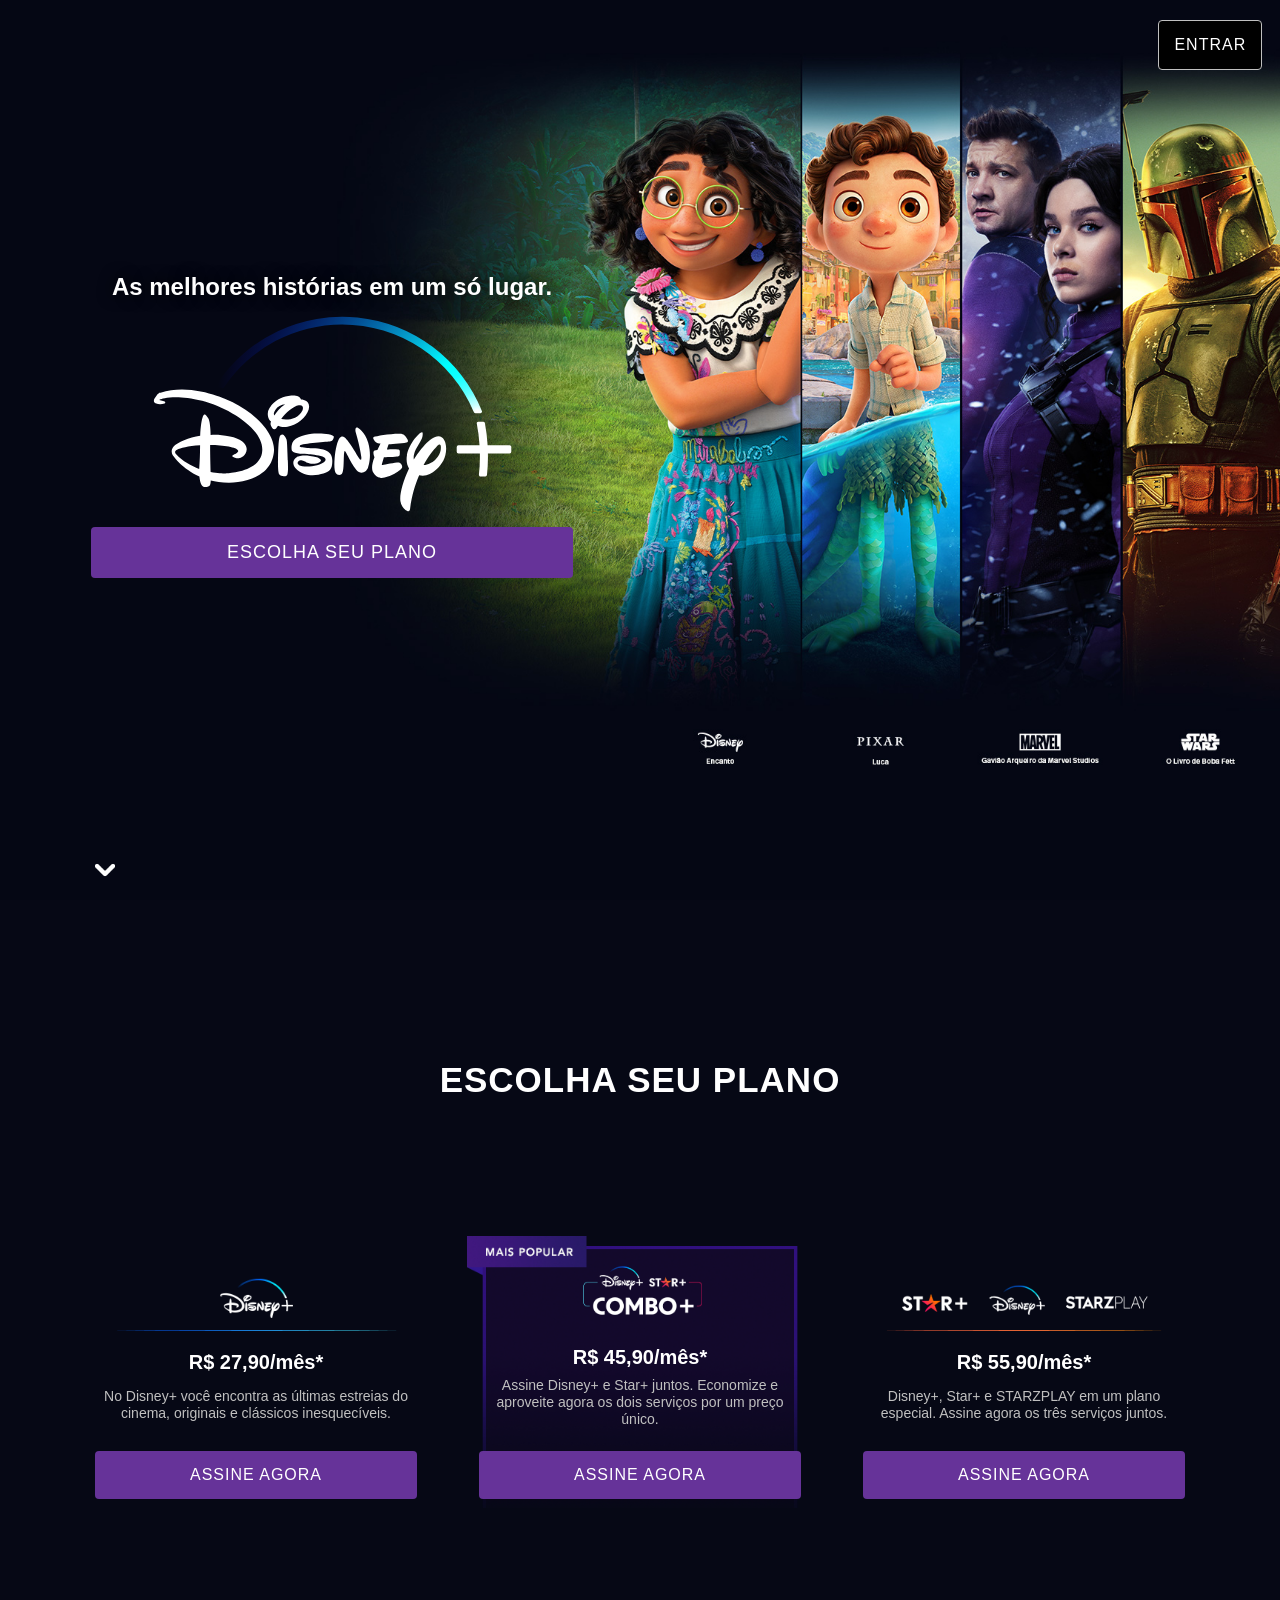
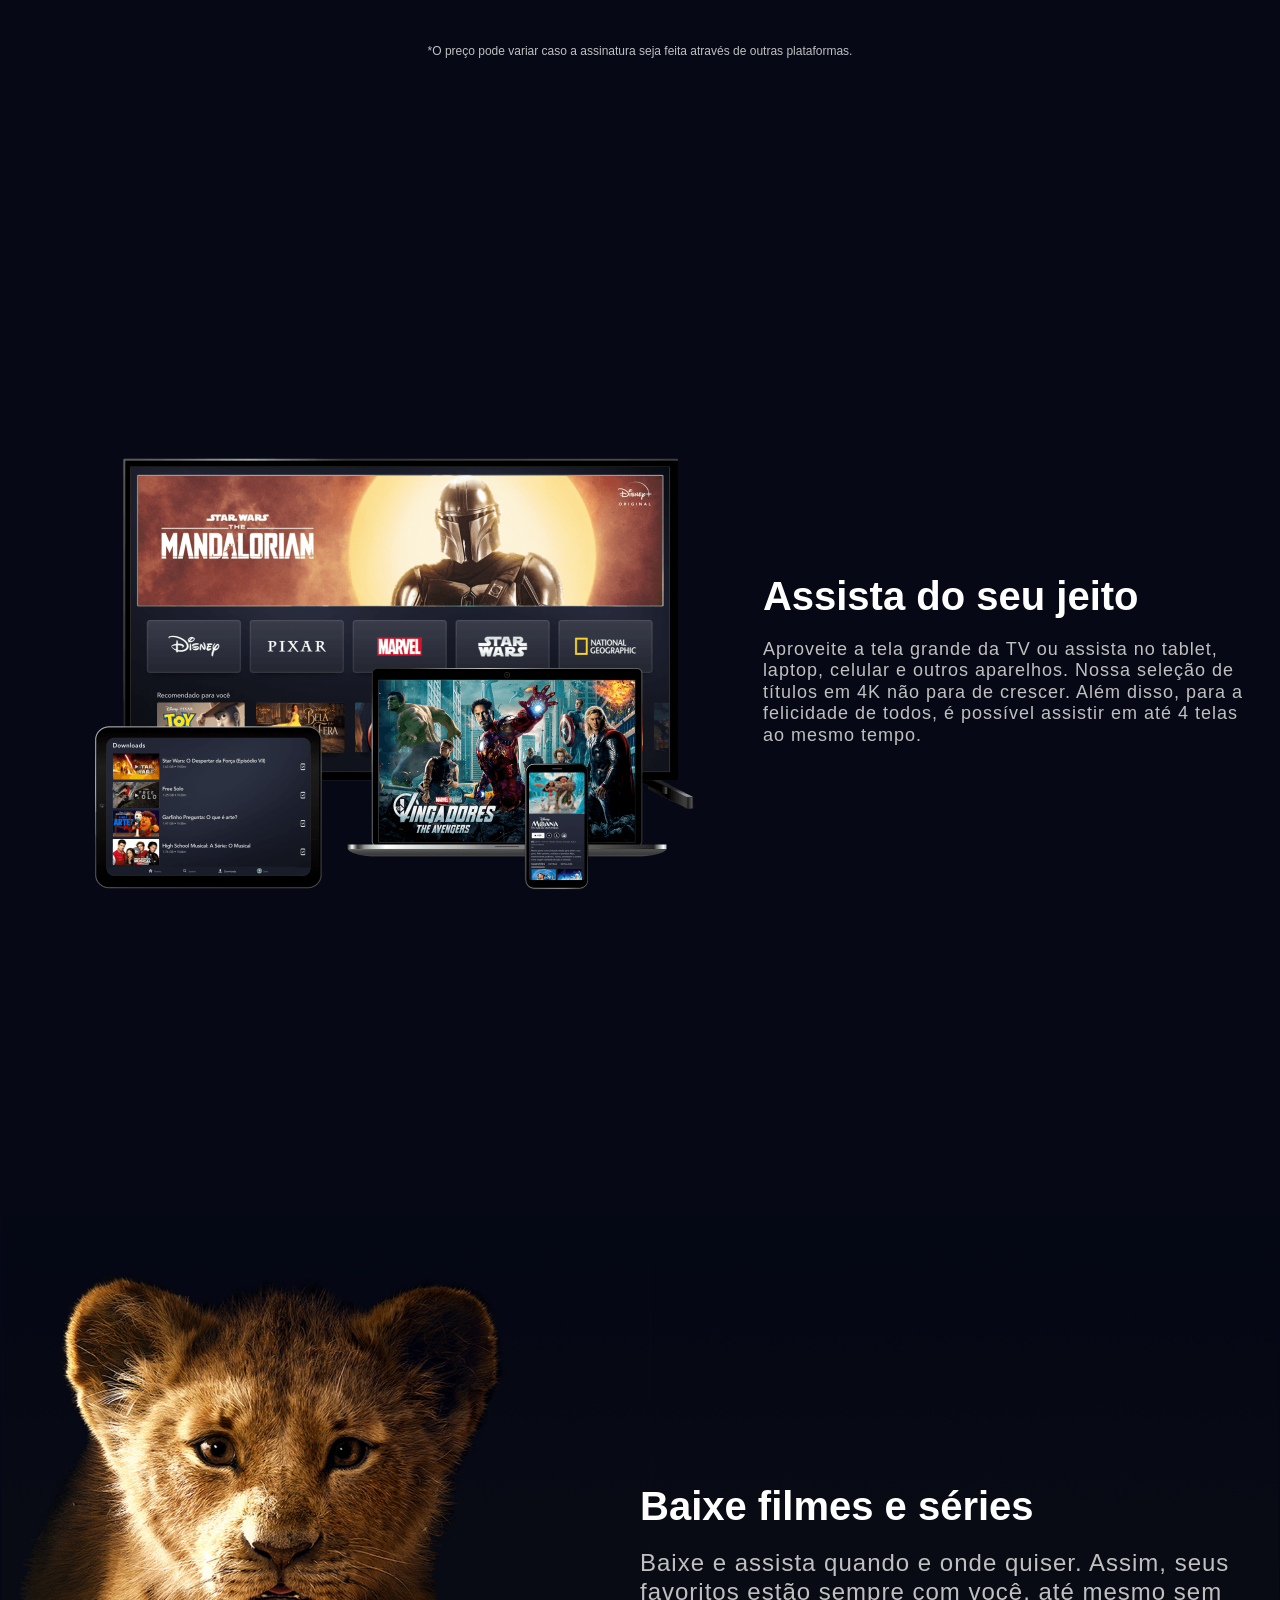
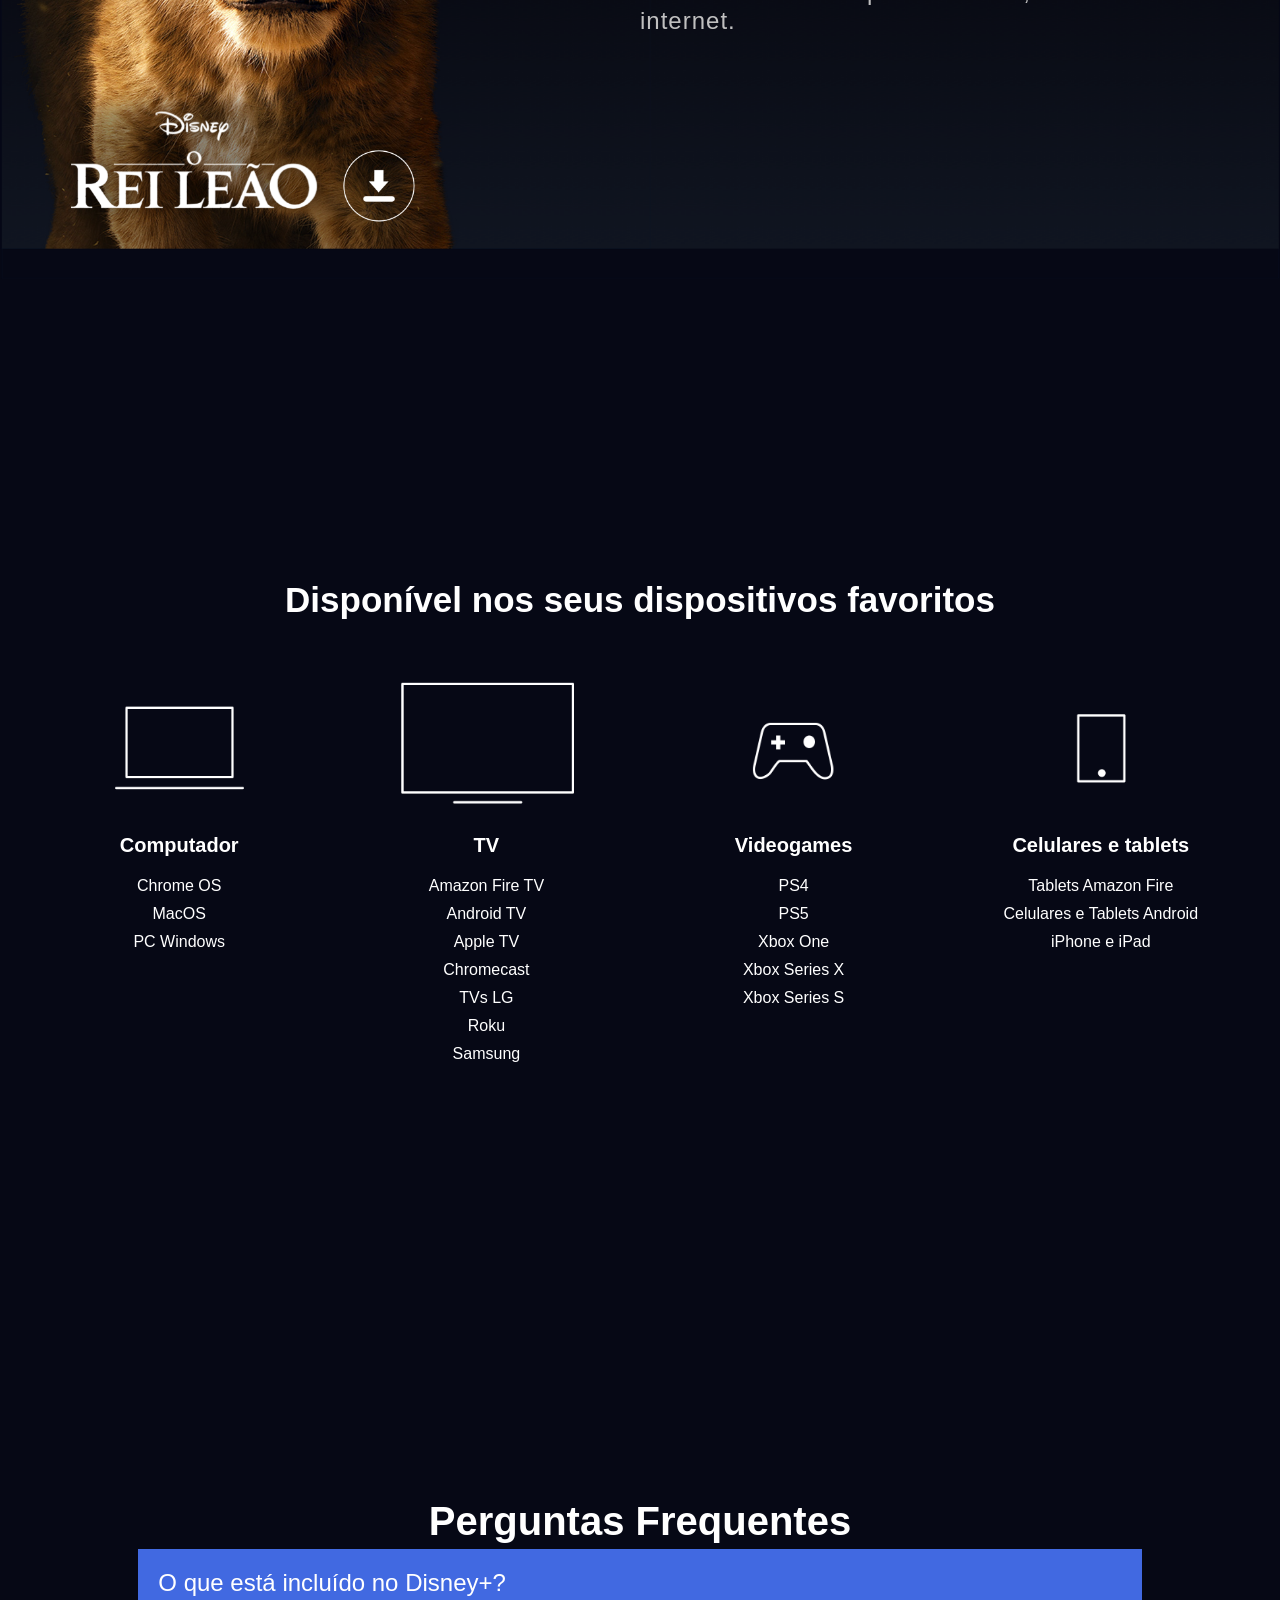
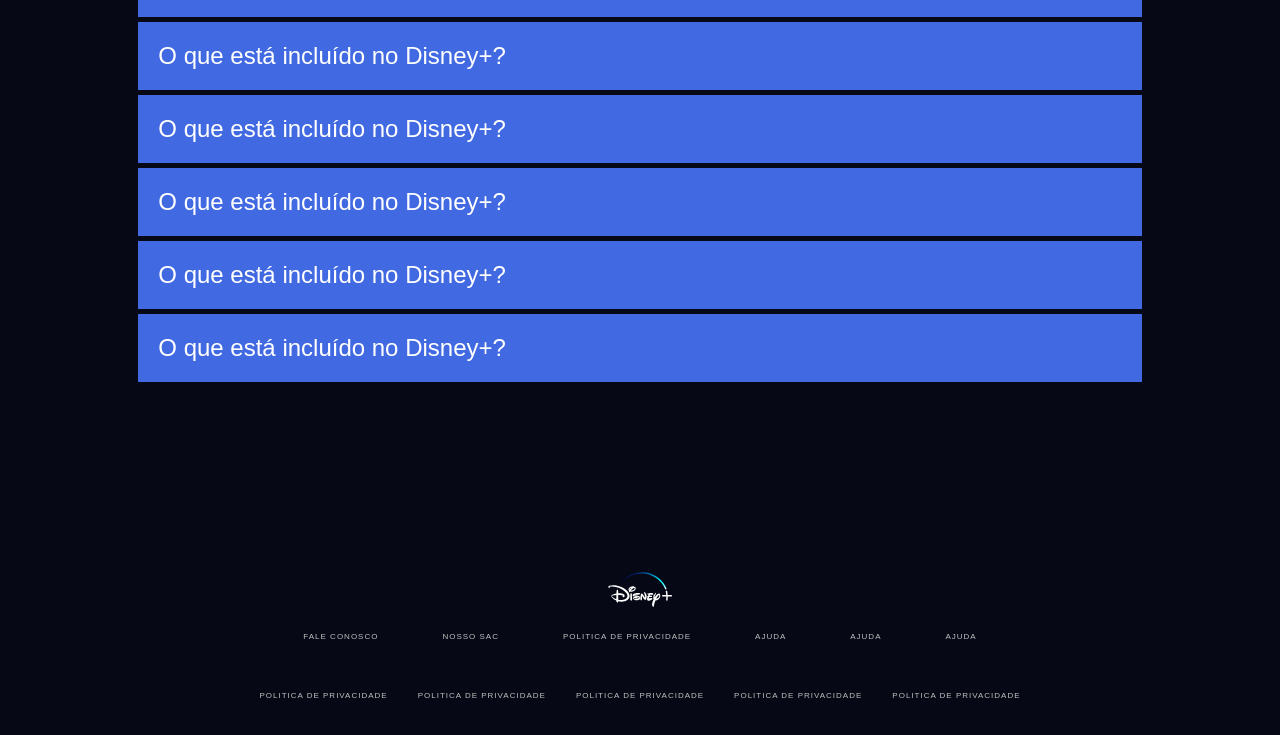
<file: DisneyPlusClone_OnlyForStudy-new/DisneyPlusClone_OnlyForStudy-new/index.html>
﻿<!DOCTYPE html5>
<html lang="pt-BR">
<head>
    <meta charset="UTF-8">
    <meta http-equiv="X-UA-Compatible" content="IE=edge">
    <meta name="viewport" content="width=device-width, initial-scale=1.0">
    <title>Disney Plus - For Study
    </title>
    <link rel="stylesheet" href="min1280.css" media="(min-width: 1280px)">
    <link rel="stylesheet" href="max1279.css" media="(min-width:720px) and (max-width: 1279px)">
    <link rel="stylesheet" href="max576.css" media="(max-width: 575px)">
    <link rel="stylesheet" href="max719.css" media="(min-width:576px) and (max-width: 719px)">
<link rel="shortcut icon" href="assets/icon.ico" type="image/x-icon">
<link rel="stylesheet" href="main.css">
</head>
<body>
    <header>
        <nav id="tooglerbg">
            <div class="container">
                <div class="logonv" id="tooglerlg">
                    <img src="assets/disney_logo.svg" title="LOGO">
                </div>
                <div class="buttonsnv">
                    <a href="#" id="tooglerbt">ASSINE AGORA</a>
                    <a href="#">ENTRAR</a>
                </div>
            </div>
        </nav>
    </header>
    <main>
        <section class="sec0">
            <div class="textsc0">
                <h6>As melhores histórias em um só lugar.
                </h6>
                <img src="assets/disney_logo.svg" title="LOGO">
                <a href="#" class="purple">ESCOLHA SEU PLANO</a>
            </div>
            <div class="arrowhint">
            <a href="#sec1">
                <img src="assets/arrow.png">
            </a></div>
        </section>

        <section class="sec1" id="sec1">
            <div class="containersc1">
            <h2>ESCOLHA SEU PLANO</h2>
            <div class="flexsc1">
                <div class="itemsc1">
                    <img src="assets/disney.png">
                    <p>R$ 27,90/mês*
                    </p>
                    <span>No Disney+ você encontra as últimas estreias do cinema, originais e clássicos inesquecíveis.
                    </span>
                    <a href="#" class="purple">ASSINE AGORA</a>
                </div>
                <div class="itemsc1">
                    <img src="assets/disney combo.png">
                    <p>R$ 45,90/mês*
                    </p>
                    <span>Assine Disney+ e Star+ juntos. Economize e aproveite agora os dois serviços por um preço único.
                    </span>
                    <a href="#" class="purple">ASSINE AGORA</a>
                </div>
                <div class="itemsc1">
                    <img src="assets/disney combo_2.png">
                    <p>R$ 55,90/mês*
                    </p>
                    <span>Disney+, Star+ e STARZPLAY em um plano especial. Assine agora os três serviços juntos.
                    </span>
                    <a href="#" class="purple">ASSINE AGORA</a>
                </div>
            </div>
            <span>*O preço pode variar caso a assinatura seja feita através de outras plataformas.            </span></div>
        </section>
        <section class="sec2">
            <div class="textcontent">
                <img src="assets/devices.png">
                <div class="textcontenttext">
                    <h6>Assista do seu jeito
                    </h6>
                    <span>
                        Aproveite a tela grande da TV ou assista no tablet, laptop, celular e outros aparelhos. Nossa seleção de títulos em 4K não para de crescer. Além disso, para a felicidade de todos, é possível assistir em até 4 telas ao mesmo tempo.
                    </span>
                </div>
            </div>
        </section>
        
        <section class="sec3">
            <div class="textcontent">
                <div class="full"></div>
                <div class="textcontenttext">
                    <h6>Baixe filmes e séries
                    </h6>
                    <span>
                        Baixe e assista quando e onde quiser. Assim, seus favoritos estão sempre com você, até mesmo sem internet.
                    </span>
                </div>
            </div>
        </section>
        <section class="sec4">
            <h5>Disponível nos seus dispositivos favoritos
            </h5>
            <div class="gridsc4">
                <div class="itensc4">
                    <img src="assets/pc icon.png">
                <p class="headersc4">Computador</p>
                <p>Chrome OS</p>
                <p>MacOS</p>
                <p>PC Windows</p></div>


<div class="itensc4">
    <img src="assets/tv icon.png">
    <p class="headersc4">TV</p>
<p>Amazon Fire TV</p>
<p>Android TV</p>
<p>Apple TV</p>
<p>Chromecast</p>
<p>TVs LG</p>
<p>Roku</p>
<p>Samsung</p></div>


<div class="itensc4">
    <img src="assets/game icon.png">
    <p class="headersc4">Videogames</p>
    <p>PS4</p>
    <p>PS5</p>
    <p>Xbox One</p>
    <p>Xbox Series X</p>
    <p>Xbox Series S</p></div>


<div class="itensc4">
    <img src="assets/celular icon.png">
<p class="headersc4">Celulares e tablets</p>
<p>Tablets Amazon Fire</p>
<p>Celulares e Tablets Android</p>
<p>iPhone e iPad</p></div>
            </div>
        </section>
        <section class="sec5">
                <div class="faq">
                    <h5>Perguntas Frequentes
                    </h5>
                    <div class="itenfaq">
                        <button class="clickedOff"><p>O que está incluído no Disney+?</p> <div class="clickfaq">
                            <div class="lines">
                                <div class="line1"></div>
                                <div class="line2">
                                    
                                </div>
                            </div>

                        </div></button>
                        <div class="hidderfaq">
                            Lorem ipsum dolor, sit amet consectetur adipisicing elit. Nisi, quam quos ut totam assumenda quis nemo, aliquid, qui saepe magnam labore non! Rem repellat quam quis soluta necessitatibus aliquam amet!
                        </div>
                    </div>
                    <div class="itenfaq">
                        <button 
                        class="clickedOff"><p>O que está incluído no Disney+?</p> <div class="clickfaq">
                            <div class="lines">
                                <div class="line1"></div>
                                <div class="line2">
                                    
                                </div>
                            </div>

                        </div></button>
                        <div class="hidderfaq">
                            Lorem ipsum dolor, sit amet consectetur adipisicing elit. Nisi, quam quos ut totam assumenda quis nemo, aliquid, qui saepe magnam labore non! Rem repellat quam quis soluta necessitatibus aliquam amet!
                        </div>
                    </div>
                    <div class="itenfaq">
                        <button 
                         class="clickedOff"><p>O que está incluído no Disney+?</p> <div class="clickfaq">
                            <div class="lines">
                                <div class="line1"></div>
                                <div class="line2">
                                    
                                </div>
                            </div>

                        </div></button>
                        <div class="hidderfaq">
                            Lorem ipsum dolor, sit amet consectetur adipisicing elit. Nisi, quam quos ut totam assumenda quis nemo, aliquid, qui saepe magnam labore non! Rem repellat quam quis soluta necessitatibus aliquam amet!
                            Lorem ipsum dolor, sit amet consectetur adipisicing elit. Nisi, quam quos ut totam assumenda quis nemo, aliquid, qui saepe magnam labore non! Rem repellat quam quis soluta necessitatibus aliquam amet!
                        </div>
                    </div>
                    <div class="itenfaq">
                        <button 
                         class="clickedOff"><p>O que está incluído no Disney+?</p> <div class="clickfaq">
                            <div class="lines">
                                <div class="line1"></div>
                                <div class="line2">
                                    
                                </div>
                            </div>

                        </div></button>
                        <div class="hidderfaq">
                            Lorem ipsum dolor, sit amet consectetur adipisicing elit. Nisi, quam quos ut totam assumenda quis nemo, aliquid, qui saepe magnam labore non! Rem repellat quam quis soluta necessitatibus aliquam amet!
                        </div>
                    </div>
                    <div class="itenfaq">
                        <button 
                         class="clickedOff"><p>O que está incluído no Disney+?</p> <div class="clickfaq">
                            <div class="lines">
                                <div class="line1"></div>
                                <div class="line2">
                                    
                                </div>
                            </div>

                        </div></button>
                        <div class="hidderfaq">
                            Lorem ipsum dolor, sit amet consectetur adipisicing elit. Nisi, quam quos ut totam assumenda quis nemo, aliquid, qui saepe magnam labore non! Rem repellat quam quis soluta necessitatibus aliquam amet!
                            Lorem ipsum dolor, sit amet consectetur adipisicing elit. Nisi, quam quos ut totam assumenda quis nemo, aliquid, qui saepe magnam labore non! Rem repellat quam quis soluta necessitatibus aliquam amet!
                        </div>
                    </div>
                    <div class="itenfaq">
                        <button 
                         class="clickedOff"><p>O que está incluído no Disney+?</p> <div class="clickfaq">
                            <div class="lines">
                                <div class="line1"></div>
                                <div class="line2">
                                    
                                </div>
                            </div>

                        </div></button>
                        <div class="hidderfaq">
                            Lorem ipsum dolor, sit amet consectetur adipisicing elit. Nisi, quam quos ut totam assumenda quis nemo, aliquid, qui saepe magnam labore non! Rem repellat quam quis soluta necessitatibus aliquam amet!
                            Lorem ipsum dolor, sit amet consectetur adipisicing elit. Nisi, quam quos ut totam assumenda quis nemo, aliquid, qui saepe magnam labore non! Rem repellat quam quis soluta necessitatibus aliquam amet!
                        </div>
                    </div>
                </div>
        </section>
    </main>
    <footer>
        <div class="logofooter">
            <img src="assets/disney_logo.svg">
        </div>
        <div class="listfooter">
            <a href="#">FALE CONOSCO</a>
            <a href="#">NOSSO SAC</a>
            <a href="#">POLITICA DE PRIVACIDADE</a>
            <a href="#">AJUDA</a>
            <a href="#">AJUDA</a>
            <a href="#">AJUDA</a>
        </div>
        <div class="listfooter">
            <a href="#">POLITICA DE PRIVACIDADE</a>
            <a href="#">POLITICA DE PRIVACIDADE</a>
            <a href="#">POLITICA DE PRIVACIDADE</a>
            <a href="#">POLITICA DE PRIVACIDADE</a>
            <a href="#">POLITICA DE PRIVACIDADE</a>
        </div>

    </footer>
    <script src="app.js"></script>
</body>
</html>
</file>
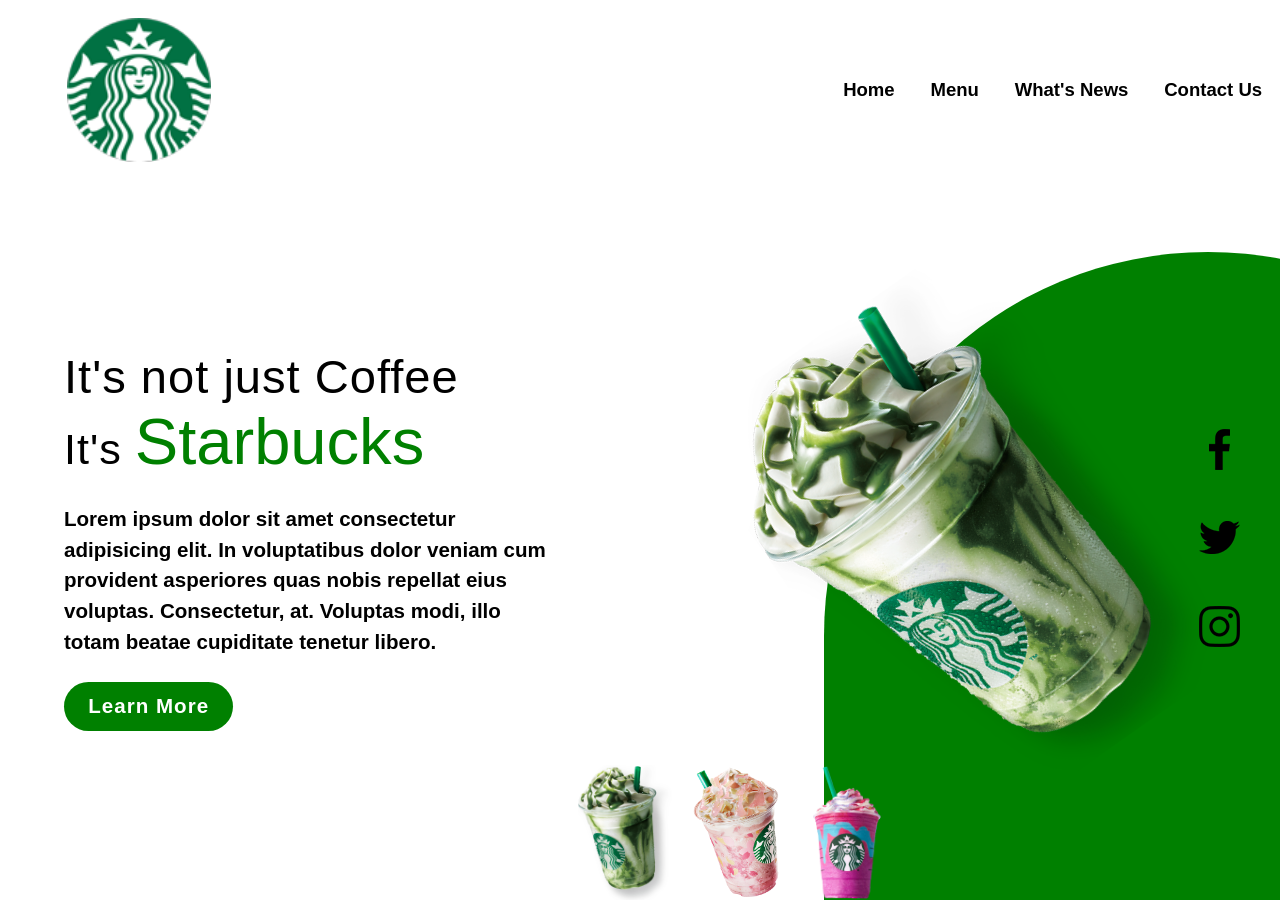
<file: Landing-Page-Clone-StartBucks-main/Landing-Page-Clone-StartBucks-main/index.html>
<!DOCTYPE html>
<html lang="pt-BR">
    <head>
        <meta charset="utf-8">
        <meta http-equiv="X-UA-Compatible" content="IE=edge">
        <title>Starbucks - O melhor do melhor</title>
        <meta name="viewport" content="width=device-width, initial-scale=1">
        <link rel="stylesheet" href="main.css">
        <link rel="shortcut icon" href="assets/logo.png" type="image/x-icon">
    </head>
    <body>
        <header>
            <nav>
                <div class="logonv">
                    <img src="assets/logo.png">
                </div>
                <div class="linksnv">
                    <a href="#"><span>Home</span></a>
                    <a href="#"><span>Menu</span></a>
                    <a href="#"><span>What's News</span></a>
                    <a href="#"><span>Contact Us</span></a>
                </div>
            </nav>
        </header>

        <main>
            <div class="textmn">
                <div class="maintext">
            <h1>It's not just Coffee</h1>
            <h2>It's <span>Starbucks</span></h2></div>
        <p>Lorem ipsum dolor sit amet consectetur adipisicing elit. In voluptatibus dolor veniam cum provident asperiores quas nobis repellat eius voluptas. Consectetur, at. Voluptas modi, illo totam beatae cupiditate tenetur libero.</p>
    <a href="#">Learn More</a></div>

    <div class="itens">
        <img src="assets/img1.png">
        <img src="assets/img2.png">
        <img src="assets/img3.png">
    </div>

    <div class="brand">
        <img src="assets/img1.png">
        <div class="social">
            <a href="#"><img src="assets/facebook.png"></a>
            <a href="#"><img src="assets/twitter.png"></a>
            <a href="#"><img src="assets/instagram.png"></a>
        </div>
        <div class="circlebd"></div>
    </div>
        </main>
        <footer></footer>
    </body>
</html>
</file>
<file: DisneyPlusClone_OnlyForStudy-new/DisneyPlusClone_OnlyForStudy-new/min1280.css>
a{
  padding: 15px;
  border-radius: 4px;
  color: white;
  text-decoration: none;
  letter-spacing: 1px;
  text-align: center;
  transition: filter .5s ease-out, color .5s ease-out, background .5s ease-out, border .5s ease-out;
}
header{
    position: fixed;
    height: fit-content;
    width: 100%;
    z-index: 99;
    top: 0;
}
nav{
    height: 10vh;
    width: 100%;
    background: black;
}
nav .container{
    align-items: center;
    justify-content: space-between;
}
nav a{
    margin: 0 5px;
}
nav a:nth-child(1){
    padding: 15px 12px;
    background: royalblue;
}
nav a:nth-child(1):hover{
    background: darkblue;
    color: white;
}
nav a:nth-child(2){
    padding: 15px;
    border: 1px solid silver;
    background: black;
}
nav a:nth-child(2):hover{
    color: black;
    border: 1px solid white;
    background: white;
}
.purple{
    background: rebeccapurple;
    color: white;
}
.purple:hover{
    border: 1px solid black;
    background: purple;
}
.buttonsnv{
    width: 90%;
    height: 80%;
    display: flex;
    align-items: center;
    justify-content: flex-end;
}
.logonv{
    width: 100px;
    display: flex;
    justify-content: center;
    height: 80%;
}

.sec0{
    height: 100vh;
    overflow: hidden;
    padding: 0 80px;
    display: grid;
    grid-template-rows: 1.5fr 1.4fr 1fr 50px;
    width: 100%;
    background: url("assets/background\ pc.jpg");
    background-position: top;
    background-size: cover;
}
.textsc0{
    grid-row: 2/2;
    width: 45%;
    height: 100%;
    margin-bottom: 10vh;
    display: flex;
    flex-direction: column;
    align-items: center;
    padding: 0 1%;
}
.textsc0 h6{
    text-align: center;
    white-space: nowrap;
    font-size: 24px;
    text-shadow: 0 0 16px black;
    color: white;
}
.textsc0 img{
    margin: 15px 0;
    width: calc(350px + 1vh);
}
.textsc0 a{
    font-size: 18px;
    display: block;
    width: 100%;
}
.arrowhint{
    cursor: pointer;
    grid-row: 4/4;
    height: 20px;
    width: 100%;
    margin-top: auto;
    margin-bottom: 20px;
    animation: hint 1s alternate infinite;
    -webkit-animation: hint 1s alternate infinite;
}
@keyframes hint {
    20%{
        transform: translateY(0px);
        -webkit-transform: translateY(0px);
        -moz-transform: translateY(0px);
        -ms-transform: translateY(0px);
        -o-transform: translateY(0px);
}
    40%{
        transform: translateY(-10px);
        -webkit-transform: translateY(-10px);
        -moz-transform: translateY(-10px);
        -ms-transform: translateY(-10px);
        -o-transform: translateY(-10px);
}
    60%{
        transform: translateY(0px);
        -webkit-transform: translateY(0px);
        -moz-transform: translateY(0px);
        -ms-transform: translateY(0px);
        -o-transform: translateY(0px);
}
    80%{
        transform: translateY(10px);
        -webkit-transform: translateY(10px);
        -moz-transform: translateY(10px);
        -ms-transform: translateY(10px);
        -o-transform: translateY(10px);
}
}
.arrowhint img{
    height: 20px;
    transform: rotate(180deg);
    width: auto;
    -webkit-transform: rotate(180deg);
    -moz-transform: rotate(180deg);
    -ms-transform: rotate(180deg);
    -o-transform: rotate(180deg);
}

.sec1{
    padding: 5vh 5%;
    width: 100%;
    height: 100vh;
}
.containersc1{
    margin: 10% 0%;
    width: 100%;
    display: flex;
    align-items: center;
    justify-self: center;
    flex-direction: column;
    height: 80%;
}

.containersc1 h2{
    height: fit-content;
    font-size: 35px;
    letter-spacing: 1px;
    color: white;
    width: 100%;
    text-align: center;
}
.flexsc1{
    display: flex;
    width: 100%;
    margin: 5vh 0;
    height: 70%;
    align-items: baseline;
    justify-content: space-around;
}
.itemsc1{
    padding: 1vh 1%;
    width: 30%;
    display: flex;
    flex-direction: column;
    align-items: stretch;
    justify-content: space-between;
    min-height: 60%;
    height: fit-content;
    margin: auto;
}
.itemsc1 p{
    font-weight: bold;
    font-size: 20px;
    margin: 5px 0;
    text-align: center;
    color: white;
} .itemsc1 span{
    color: silver;
    font-weight: 500;
    padding: 0 2%;
    margin-bottom: 20px;
    font-size: 14px;
    text-align: center;
    line-height: 120%;
}
.containersc1>span{
    text-align: center;
    color: silver;
    font-size: 12px;
}
.flexsc1 .itemsc1:nth-child(2){
    background: url("assets/mold.png");
    background-size: 100%;
    background-repeat: no-repeat;
    background-position: top;
}

.sec2{
    width: 100%;
    height: 100vh;
}
.textcontent{
    position: relative;
    width: 100%;
    height: 100%;
    display: flex;
    justify-content: space-around;
    align-items: center;
    padding: 0 2%;
}
.textcontent img{
    width: 600px;
    margin: auto;
    height: auto;
}
.textcontent .full{
    position: absolute;
    z-index: -1;
    left: 0;
    top: 0;
    background: url("assets/lionKing.png") center;
    background-repeat: no-repeat;
    background-size: 100%;
    width: 100%;
    height: 100%;
}
.textcontent>.full + .textcontenttext{
    width: 100%;
    align-items: flex-start;
    padding: 0 0 0 50%;
    height: 100%;
    justify-content: center;
}
.textcontent>.full + .textcontenttext span{
    font-size: 24px;
}

.textcontenttext{
    width: 40%;
    height: 100%;
    display: flex;
    flex-direction: column;
    justify-content: center;
    height: fit-content;
}

.textcontenttext h6{
    color: white;
    font-size: 40px;
    margin: 20px 0;
}

.textcontenttext span{
    line-height: 120%;
    font-size: 18px;
    color: silver;
    letter-spacing: 1px;
}

.sec3{
    height: 100vh;
    width: 100%;
}

.sec4{
    width: 100%;
    padding: 20vh 2%;
    display: flex;
    flex-direction: column;
    justify-content: center;
    min-height: 90vh;
    height: fit-content;
}

.sec4 h5{
    text-align: center;
    color: white;
    text-align: center;
    font-size: 35px;
}
.gridsc4{
    margin: 5vh 0;
    display: grid;
    grid-template-columns: 1fr 1fr 1fr 1fr;
    height: 80%;
    width: 100%;
}
.itensc4{
    display: flex;
    flex-direction: column;
    height: fit-content;
}
.itensc4 .headersc4{
    font-size: 20px;
    font-weight: bolder;
    margin: 15px 0;
}

.itensc4 p{
    font-size: 16px;
    color: white;
    text-align: center;
    margin: 5px 0;
}
.clickfaq{
    height: 100%;
}
.faq{
    width: 80%;
    margin: auto;
    height: 80%;
    height: fit-content;
}
.faq h5{
    color: white;
    text-align: center;
    font-size: 40px;
}
.itenfaq{
    margin: 5px 0;
    width: 100%;
    display: flex;
    flex-direction: column;
    height: fit-content;
}

.itenfaq button{
    cursor: pointer;
    border: 0;
    outline: 0;
    color: white;
    background: royalblue;
    width: 100%;
    padding: 20px 2%;
    font-size: 24px;
    align-items: center;
    position: relative;
    display: block;
    display: flex;
    justify-content: space-between;
}
.sec5{
    width: 100%;
    min-height: 100vh;
    display: flex;
    flex-direction: column;
    justify-content: center;
    padding: 10vh 1%;
    height: fit-content;
}

.hidderfaq{
    padding: 20px;
    display: none;
    margin: 0;
    color: white;
    background: royalblue;
    width: 100%;
}
.Clicked + .hidderfaq{
    display: block;
    margin: 2px 0 3px 0;
}

footer{
    height: 8vh;
    padding: 1vh 2%;
    display: grid;
    width: 100%;
    place-content: center;
    grid-template-columns: 1fr;
    grid-template-rows: 0.2fr 1fr 1fr;
}
.logofooter{
    width: 100%;
    display: flex;
    margin: 20px 0;
    justify-content: center;
    height: 100%;
}

.logofooter img{
    width: calc(60px + 0.4vh);
    max-width: 100%;
}
.listfooter{
    display: flex;
    height: 100%;
    justify-content: center;
    width: 60%;
    margin: 10px auto;
}
.listfooter a{
    white-space: nowrap;
    font-size: 8px;
    margin: 0 auto;
    color: silver;
}

.listfooter a:hover{
    color: white;
}
.textcontenttextmbl{
    display: none;
}
</file>
<file: DisneyPlusClone_OnlyForStudy-new/DisneyPlusClone_OnlyForStudy-new/max1279.css>
a{
    padding: 10px;
    border-radius: 4px;
    color: white;
    text-decoration: none;
    letter-spacing: 1px;
    text-align: center;
    transition: filter .5s ease-out, color .5s ease-out, background .5s ease-out, border .5s ease-out;
  }
  nav{
      padding: 2vh 0;
      position: fixed;
    width: 100%;
    z-index: 99;
    top: 0;
      height: 10vh;
      background: black;
  }
  nav .container{
    width: 95%;
    height: 120%;
    margin: 0 auto;
      align-items: center;
      justify-content: space-between;
  }
  nav a{
      margin: 0 5px;
  }
  nav a:nth-child(1){
      padding: 8px 6px;
      background: royalblue;
  }
  nav a:nth-child(1):hover{
      background: darkblue;
      color: white;
  }
  nav a:nth-child(2){
      padding: 8px 6px;
      border: 1px solid silver;
      background: black;
  }
  nav a:nth-child(2):hover{
      color: black;
      border: 1px solid white;
      background: white;
  }
  .purple{
      background: rebeccapurple;
      color: white;
  }
  .purple:hover{
      border: 1px solid black;
      background: purple;
  }
  .buttonsnv{
      width: 100%;
      height: 80%;
      display: flex;
      align-items: center;
      justify-content: flex-end;
  }
  .logonv{
      width: 80px;
      display: flex;
      justify-content: center;
      height: 80%;
  }
  .sec0{
      height: 100vh;
      overflow: hidden;
      display: grid;
      grid-template-rows: 1.5fr 1.4fr 1fr 50px;
      width: 100%;
      background: url("assets/background\ pc.jpg");
      background-position: top;
      background-size: cover;
  }
  .textsc0{
    margin-left: 80px;
      grid-row: 2/2;
      width: 45%;
      height: 100%;
      margin-bottom: 10vh;
      display: flex;
      flex-direction: column;
      align-items: center;
  }
  .textsc0 h6{
      text-align: center;
      font-size: 24px;
      text-shadow: 0 0 16px black;
      color: white;
  }
  .textsc0 img{
      margin: 15px 0;
      width: calc(250px + 1vh);
  }
  .textsc0 a{
      font-size: 14px;
      display: block;
      width: 100%;
  }
  .arrowhint{
    margin-left: 80px;
      cursor: pointer;
      grid-row: 4/4;
      height: 20px;
      width: 100%;
      margin-top: auto;
      margin-bottom: 20px;
      animation: hint 1s alternate infinite;
  }
  @keyframes hint {
      20%{
          transform: translateY(0px);
      }
      40%{
          transform: translateY(-10px);
      }
      60%{
          transform: translateY(0px);
      }
      80%{
          transform: translateY(10px);
      }
  }
  .arrowhint img{
      height: 15px;
      transform: rotate(180deg);
      width: auto;
  }
  
  .sec1{
      padding: 5vh 2%;
      width: 100%;
      height: 100vh;
  }
  .containersc1{
      margin: 10% 0%;
      width: 100%;
      display: flex;
      align-items: center;
      justify-self: center;
      flex-direction: column;
      height: 80%;
  }
  
  .containersc1 h2{
      height: fit-content;
      font-size: 30px;
      letter-spacing: 1px;
      color: white;
      width: 100%;
      text-align: center;
  }
  .flexsc1{
      display: flex;
      width: 100%;
      margin: 5vh 0;
      height: 70%;
      align-items: baseline;
      justify-content: space-around;
  }
  .itemsc1{
      padding: 1vh 1%;
      width: 30%;
      display: flex;
      flex-direction: column;
      align-items:stretch;
      justify-content: space-between;
      min-height: 50%;
      height: fit-content;
      margin: auto;
  }
  .itemsc1 p{
      font-weight: bold;
      font-size: 16px;
      margin: 5px 0;
      text-align: center;
      color: white;
  } .itemsc1 span{
      color: silver;
      font-weight: 500;
      padding: 0 2%;
      margin-bottom: 20px;
      font-size: 10px;
      text-align: center;
      line-height: 120%;
  }
  .containersc1>span{
      text-align: center;
      color: silver;
      font-size: 10px;
  }
  .flexsc1 .itemsc1:nth-child(2){
      background: url("assets/mold.png");
      background-size: 100%;
      background-repeat: no-repeat;
      background-position: top;
  }
  
  .sec2{
      width: 100%;
      height: 120vh;
  }
  .textcontent{
      position: relative;
      width: 100%;
      height: 100%;
      display: grid;
      grid-template-rows: 0.6fr 1fr;
      justify-content: center;
      padding: 0 2%;
  }
  .textcontent img{
      width: 400px;
      margin: auto;
      height: auto;
  }
  .textcontent .full{
      position: absolute;
      z-index: -1;
      left: 0;
      top: 0;
      background: url("assets/lionKing.png") center;
      background-repeat: no-repeat;
      background-size: 100%;
      width: 100%;
      height: 100%;
  }
  .textcontent>.full + .textcontenttext{
      width: 100%;
      height: 100%;
      padding: 0 10% 0 50%;
      position: absolute;
      top: 0%;
  }
  .textcontent>.full + .textcontenttext span{
      font-size: 16px;
  }
  
  .textcontenttext{
      width: 80%;
      margin: 0 auto;
      height: 100%;
      display: flex;
      flex-direction: column;
      justify-content: center;
      height: fit-content;
  }
  
  .textcontenttext h6{
      color: white;
      font-size: 30px;
      margin: 20px 0;
  }
  
  .textcontenttext span{
      line-height: 120%;
      font-size: 18px;
      color: silver;
      letter-spacing: 1px;
  }
  
  .sec3{
      height: 100vh;
      width: 100%;
  }
  
  .sec4{
      width: 100%;
      padding: 20vh 2%;
      display: flex;
      flex-direction: column;
      justify-content: center;
      min-height: 90vh;
      height: fit-content;
  }
  
  .sec4 h5{
      text-align: center;
      color: white;
      text-align: center;
      font-size: 25px;
  }
  .gridsc4{
      margin: 5vh 0;
      display: grid;
      grid-template-columns: 1fr 1fr;
      height: 80%;
      width: 100%;
  }
  .itensc4{
      display: flex;
      flex-direction: column;
      height: fit-content;
  }
  .itensc4 .headersc4{
      font-size: 16px;
      font-weight: bolder;
      margin: 10px 0;
  }
  
  .itensc4 p{
      font-size: 12px;
      color: white;
      text-align: center;
      margin: 5px 0;
  }
  .clickfaq{
      height: 100%;
  }
  .faq{
      width: 80%;
      margin: auto;
      height: 80%;
      height: fit-content;
  }
  .faq h5{
      color: white;
      text-align: center;
      font-size: 30px;
  }
  .itenfaq{
      margin: 6px 0;
      width: 100%;
      display: flex;
      flex-direction: column;
      height: fit-content;
  }
  
  .itenfaq button{
      cursor: pointer;
      border: 0;
      outline: 0;
      color: white;
      background: royalblue;
      width: 100%;
      padding:10px 2%;
      font-size: 16px;
      align-items: center;
      position: relative;
      display: block;
      display: flex;
      justify-content: space-between;
  }
  .sec5{
      width: 100%;
      min-height: 100vh;
      display: flex;
      flex-direction: column;
      justify-content: center;
      padding: 6vh 1%;
      height: fit-content;
  }
  
  .hidderfaq{
      padding: 10px;
      display: none;
      font-size: 16px;
      margin: 0;
      color: white;
      background: royalblue;
      width: 100%;
  }
  .Clicked + .hidderfaq{
      display: block;
      margin: 2px 0 3px 0;
  }
  
  footer{
      height: 8vh;
      padding: 1vh 2%;
      display: grid;
      width: 100%;
      place-content: center;
      grid-template-columns: 1fr;
      grid-template-rows: 0.2fr 1fr 1fr;
  }
  .logofooter{
      width: 100%;
      display: flex;
      margin: 15px 0;
      justify-content: center;
      height: 100%;
  }
  
  .logofooter img{
      width: calc(30px + 0.4vh);
      max-width: 100%;
  }
  .listfooter{
      display: flex;
      height: 100%;
      justify-content: center;
      width: 80%;
      margin: 10px auto;
  }
  .listfooter a{
      white-space: wrap;
      font-size: 8px;
      margin: 0 auto;
      color: silver;
  }
  
  .listfooter a:hover{
      color: white;
  }
</file>
<file: DisneyPlusClone_OnlyForStudy-new/DisneyPlusClone_OnlyForStudy-new/max576.css>
a{
    padding: 6px;
    border-radius: 4px;
    color: white;
    font-size: 8px;
    text-decoration: none;
    letter-spacing: 1px;
    text-align: center;
    transition: filter .5s ease-out, color .5s ease-out, background .5s ease-out, border .5s ease-out;
  }
  nav{
    position: fixed;
    width: 100%;
    z-index: 99;
    top: 0;
      height: 10vh;
      padding: 1vh 0;
      background: black;
  }
  nav .container{
    width: 95%;
    height: 120%;
    margin: 0 auto;
      align-items: center;
      justify-content: space-between;
  }
  nav a{
      margin: 0 5px;
  }
  nav a:nth-child(1){
      padding: 6px 6px;
      background: royalblue;
  }
  nav a:nth-child(1):hover{
      background: darkblue;
      color: white;
  }
  nav a:nth-child(2){
      padding: 6px 6px;
      border: 1px solid silver;
      background: black;
  }
  nav a:nth-child(2):hover{
      color: black;
      border: 1px solid white;
      background: white;
  }
  .purple{
      background: rebeccapurple;
      color: white;
  }
  .purple:hover{
      border: 1px solid black;
      background: purple;
  }
  .buttonsnv{
      width: 100%;
      height: 80%;
      display: flex;
      align-items: center;
      justify-content: flex-end;
  }
  .logonv{
      width: 60px;
      display: flex;
      justify-content: center;
      height: 80%;
  }
  .sec0{
      height: 100vh;
      overflow: hidden;
      display: grid;
      grid-template-rows: 2fr 1.5fr 1fr 50px;
      width: 100%;
      background: url("assets/background.jpg");
      background-position: top;
      background-size: cover;
  }
  .textsc0{
    margin: 0 60px;
      grid-row: 2/2;
      width: calc(100% -120px);
      height: 100%;
      margin-bottom: 10vh;
      display: flex;
      flex-direction: column;
      align-items: center;
  }
  .textsc0 h6{
      text-align: center;
      font-size: 16px;
      text-shadow: 0 0 16px black;
      color: white;
  }
  .textsc0 img{
      margin: 12px 0;
      width: calc(160px + 0.5vh);
  }
  .textsc0 a{
      font-size: 14px;
      display: block;
      width: 100%;
  }
  .arrowhint{
      cursor: pointer;
      grid-row: 4/4;
      height: 15px;
      width: 15px;
      margin: 0 auto;
      justify-content: center;
      margin-top: auto;
      margin-bottom: 80px;
      animation: hint 1s alternate infinite;
  }
  @keyframes hint {
      20%{
          transform: translateY(0px);
      }
      40%{
          transform: translateY(-10px);
      }
      60%{
          transform: translateY(0px);
      }
      80%{
          transform: translateY(10px);
      }
  }
  .arrowhint img{
      height: 15px;
      transform: rotate(180deg);
      width: auto;
  }
  
  .sec1{
      padding: 2vh 2%;
      width: 100%;
      height: fit-content;
      min-height: 100vh;
  }
  .containersc1{
      margin: 10% 0%;
      width: 100%;
      display: flex;
      align-items: center;
      justify-self: center;
      flex-direction: column;
      height: 80%;
  }
  
  .containersc1 h2{
      height: fit-content;
      font-size: 20px;
      letter-spacing: 1px;
      color: white;
      width: 100%;
      text-align: center;
  }
  .flexsc1{
      display: grid;
      width: 100%;
      margin: 2vh 0;
      grid-template-rows: 1fr 1fr 1fr;
      row-gap: 4vh;
      min-height: 60%;
      height: fit-content;
      align-items: baseline;
      justify-content: space-around;
  }
  .itemsc1{
      padding: 1vh 1%;
      width: 80%;
      display: flex;
      flex-direction: column;
      align-items:stretch;
      justify-content: space-between;
      min-height: 100%;
      height: fit-content;
      margin: auto;
  }
  .itemsc1 p{
      font-weight: bold;
      font-size: 16px;
      margin: 5px 0;
      text-align: center;
      color: white;
  } .itemsc1 span{
      color: silver;
      font-weight: 500;
      padding: 0 2%;
      margin-bottom: 25px;
      font-size: 10px;
      text-align: center;
      line-height: 120%;
  }
  .containersc1>span{
      text-align: center;
      color: silver;
      font-size: 10px;
  }
  .flexsc1 .itemsc1:nth-child(2){
      background: url("assets/mold.png");
      background-size: 100%;
      background-repeat: no-repeat;
      background-position: top;
  }
  
  .sec2{
      width: 100%;
      margin: 5vh 0;
      height: 70vh;
  }
  .sec3 .textcontent{
    grid-template-rows: 1fr;
    place-content: center;
  }
  .textcontent{
      position: relative;
      width: 100%;
      height: 100%;
      display: grid;
      grid-template-rows: 0.4fr 1fr;
      justify-content: center;
      padding: 0 2%;
  }
  .textcontent img{
      width: 250px;
      margin: auto;
      height: auto;
  }
  .textcontent .full{
    display: none;

  }
  .textcontent>.full + .textcontenttext span{
      font-size: 12px;
  }
  
  .textcontenttext{
      width: 90%;
      margin: auto;
      height: 80%;
      display: flex;
      flex-direction: column;
      justify-content: center;
      height: fit-content;
  }
  
  .textcontenttext h6{
      color: white;
      font-size: 16px;
      margin: 10px 0;
  }
  
  .textcontenttext span{
      line-height: 120%;
      font-size: 12px;
      color: silver;
      letter-spacing: 1px;
  }
  
  .sec3{
    overflow: hidden;
      height: 25vh;
  }
  
  .sec4{
      width: 100%;
      padding: 10vh 2%;
      display: flex;
      flex-direction: column;
      justify-content: center;
      min-height: 50vh;
      height: fit-content;
  }
  
  .sec4 h5{
      text-align: center;
      color: white;
      text-align: center;
      font-size: 12px;
  }
  .gridsc4{
      margin: 2vh 0;
      display: grid;
      grid-template-columns: 1fr;
      height: auto;
      width: 100%;
  }
  .itensc4{
      display: flex;
      flex-direction: column;
      margin: 8px 0;
      align-items: center;
      height: fit-content;
  }
  .itensc4 img{
    width: 120px;
  }
  .itensc4 .headersc4{
      font-size: 12px;
      font-weight: bolder;
      margin: 6px 0;
  }
  
  .itensc4 p{
      font-size: 8px;
      color: white;
      text-align: center;
      margin: 5px 0;
  }
  .clickfaq{
      height: 100%;
  }
  .faq{
    margin: 10px 0;
      width: 90%;
      margin: auto;
      height: 80%;
      height: fit-content;
  }
  .faq h5{
      color: white;
      text-align: center;
      font-size: 20px;
  }
  .itenfaq{
      margin: 6px 0;
      width: 100%;
      display: flex;
      flex-direction: column;
      height: fit-content;
  }
  
  .itenfaq button{
      cursor: pointer;
      border: 0;
      outline: 0;
      color: white;
      background: royalblue;
      width: 100%;
      padding:8px 2%;
      font-size: 10px;
      align-items: center;
      position: relative;
      display: block;
      display: flex;
      justify-content: space-between;
  }
  .sec5{
      width: 100%;
      min-height: 40vh;
      display: flex;
      flex-direction: column;
      justify-content: center;
      padding: 4vh 1%;
      height: fit-content;
      margin: 4vh 0;
  }
  
  .hidderfaq{
      padding: 10px;
      display: none;
      font-size: 10px;
      margin: 0;
      color: white;
      background: royalblue;
      width: 100%;
  }
  .Clicked + .hidderfaq{
      display: block;
      margin: 2px 0 3px 0;
  }
  
  footer{
    margin-top: 1vh;
    min-height: 6vh;
    height: fit-content;
      padding: 1vh 2%;
      display: grid;
      width: 100%;
      place-content: center;
      grid-template-columns: 1fr;
      grid-template-rows: 0.2fr 1fr 1fr;
  }
  .logofooter{
      width: 100%;
      display: flex;
      margin: 8px 0;
      justify-content: center;
      height: 100%;
  }
  
  .logofooter img{
      width: calc(30px + 0.4vh);
      max-width: 100%;
  }
  .listfooter{
      display: flex;
      height: 100%;
      flex-wrap: wrap;
      justify-content: center;
      width: 80%;
      margin: 10px auto;
  }
  .listfooter a{
      font-size: 5px;
      margin: 0 auto;
      color: silver;
  }
  
  .listfooter a:hover{
      color: white;
  }
</file>
<file: DisneyPlusClone_OnlyForStudy-new/DisneyPlusClone_OnlyForStudy-new/max719.css>
a{
    padding: 10px;
    border-radius: 4px;
    color: white;
    text-decoration: none;
    letter-spacing: 1px;
    text-align: center;
    transition: filter .5s ease-out, color .5s ease-out, background .5s ease-out, border .5s ease-out;
  }
  nav{
      padding: 1vh 0;
      position: fixed;
    width: 100%;
    z-index: 99;
    top: 0;
      height: 10vh;
      background: black;
  }
  nav .container{
    width: 95%;
    height: 120%;
    margin: 0 auto;
      align-items: center;
      justify-content: space-between;
  }
  nav a{
      margin: 0 5px;
  }
  nav a:nth-child(1){
      padding: 8px 6px;
      background: royalblue;
  }
  nav a:nth-child(1):hover{
      background: darkblue;
      color: white;
  }
  nav a:nth-child(2){
      padding: 8px 6px;
      border: 1px solid silver;
      background: black;
  }
  nav a:nth-child(2):hover{
      color: black;
      border: 1px solid white;
      background: white;
  }
  .purple{
      background: rebeccapurple;
      color: white;
  }
  .purple:hover{
      border: 1px solid black;
      background: purple;
  }
  .buttonsnv{
      width: 100%;
      height: 80%;
      display: flex;
      align-items: center;
      justify-content: flex-end;
  }
  .logonv{
      width: 80px;
      display: flex;
      justify-content: center;
      height: 80%;
  }
  .sec0{
      height: 100vh;
      overflow: hidden;
      display: grid;
      grid-template-rows: 1.5fr 1.4fr 1fr 50px;
      width: 100%;
      background: url("assets/background.jpg");
      background-position: top;
      background-size: cover;
  }
  .textsc0{
    margin: 0 80px;
      grid-row: 2/2;
      width: calc(100% -160px);
      height: 100%;
      margin-bottom: 10vh;
      display: flex;
      flex-direction: column;
      align-items: center;
  }
  .textsc0 h6{
      text-align: center;
      font-size: 26px;
      text-shadow: 0 0 16px black;
      color: white;
  }
  .textsc0 img{
      margin: 12px 0;
      width: calc(220px + 1vh);
  }
  .textsc0 a{
      font-size: 16px;
      display: block;
      width: 100%;
  }
  .arrowhint{
      cursor: pointer;
      grid-row: 4/4;
      height: 20px;
      width: 20px;
      margin: 0 auto;
      justify-content: center;
      margin-top: auto;
      margin-bottom: 20px;
      animation: hint 1s alternate infinite;
  }
  @keyframes hint {
      20%{
          transform: translateY(0px);
      }
      40%{
          transform: translateY(-10px);
      }
      60%{
          transform: translateY(0px);
      }
      80%{
          transform: translateY(10px);
      }
  }
  .arrowhint img{
      height: 12px;
      transform: rotate(180deg);
      width: auto;
  }
  
  .sec1{
      padding: 2vh 2%;
      width: 100%;
      height: fit-content;
      min-height: 100vh;
  }
  .containersc1{
      margin: 10% 0%;
      width: 100%;
      display: flex;
      align-items: center;
      justify-self: center;
      flex-direction: column;
      height: 80%;
  }
  
  .containersc1 h2{
      height: fit-content;
      font-size: 26px;
      letter-spacing: 1px;
      color: white;
      width: 100%;
      text-align: center;
  }
  .flexsc1{
      display: grid;
      width: 100%;
      margin: 2vh 0;
      row-gap: 5vh;
      grid-template-rows: 1fr 1fr 1fr;
      min-height: 60%;
      height: fit-content;
      align-items: baseline;
      justify-content: space-around;
  }
  .itemsc1{
      padding: 1vh 1%;
      margin: 2vh 0;
      width: 80%;
      display: flex;
      flex-direction: column;
      align-items:stretch;
      justify-content: space-between;
      min-height: 100%;
      height: fit-content;
      margin: auto;
  }
  .itemsc1 p{
      font-weight: bold;
      font-size: 20px;
      margin: 5px 0;
      text-align: center;
      color: white;
  } .itemsc1 span{
      color: silver;
      font-weight: 500;
      padding: 0 2%;
      margin-bottom: 20px;
      font-size: 16px;
      text-align: center;
      line-height: 120%;
  }
  .containersc1>span{
      text-align: center;
      color: silver;
      font-size: 12px;
  }
  .flexsc1 .itemsc1:nth-child(2){
      background: url("assets/mold.png");
      background-size: 100%;
      background-repeat: no-repeat;
      background-position: top;
  }
  
  .sec2{
      width: 100%;
      height: 80vh;
  }
  .textcontent{
      position: relative;
      width: 100%;
      height: 100%;
      display: grid;
      grid-template-rows: 0.6fr 1fr;
      justify-content: center;
      padding: 0 2%;
  }
  .textcontent img{
      width: 300px;
      margin: auto;
      height: auto;
  }
  .textcontent .full{
      position: absolute;
      z-index: -1;
      left: 0;
      top: 0;
      background: url("assets/lionKing.png") center;
      background-repeat: no-repeat;
      background-size: 100%;
      width: 100%;
      height: 100%;
  }
  .textcontent>.full + .textcontenttext{
      width: 100%;
      height: 100%;
      padding: 0 5% 0 50%;
      position: absolute;
      top: 0%;
  }
  .textcontent>.full + .textcontenttext span{
      font-size: 14px;
  }
  
  .textcontenttext{
      width: 90%;
      margin: 0 auto;
      height: 100%;
      display: flex;
      flex-direction: column;
      justify-content: center;
      height: fit-content;
  }
  
  .textcontenttext h6{
      color: white;
      font-size: 20px;
      margin: 10px 0;
  }
  
  .textcontenttext span{
      line-height: 120%;
      font-size: 16px;
      color: silver;
      letter-spacing: 1px;
  }
  
  .sec3{
      height: 50vh;
      width: 100%;
  }
  
  .sec4{
      width: 100%;
      padding: 20vh 2%;
      display: flex;
      flex-direction: column;
      justify-content: center;
      min-height: 60vh;
      height: fit-content;
  }
  
  .sec4 h5{
      text-align: center;
      color: white;
      text-align: center;
      font-size: 20px;
  }
  .gridsc4{
      margin: 2vh 0;
      display: grid;
      grid-template-columns: 1fr 1fr;
      height: 80%;
      width: 100%;
  }
  .itensc4{
      display: flex;
      flex-direction: column;
      margin: 8px 0;
      align-items: center;
      height: fit-content;
  }
  .itensc4 img{
    width: 150px;
  }
  .itensc4 .headersc4{
      font-size: 14px;
      font-weight: bolder;
      margin: 10px 0;
  }
  
  .itensc4 p{
      font-size: 10px;
      color: white;
      text-align: center;
      margin: 5px 0;
  }
  .clickfaq{
      height: 100%;
  }
  .faq{
    margin: 20px 0;
      width: 80%;
      margin: auto;
      height: 80%;
      height: fit-content;
  }
  .faq h5{
      color: white;
      text-align: center;
      font-size: 24px;
  }
  .itenfaq{
      margin: 6px 0;
      width: 100%;
      display: flex;
      flex-direction: column;
      height: fit-content;
  }
  
  .itenfaq button{
      cursor: pointer;
      border: 0;
      outline: 0;
      color: white;
      background: royalblue;
      width: 100%;
      padding:8px 2%;
      font-size: 14px;
      align-items: center;
      position: relative;
      display: block;
      display: flex;
      justify-content: space-between;
  }
  .sec5{
      width: 100%;
      min-height: 60vh;
      display: flex;
      flex-direction: column;
      justify-content: center;
      padding: 4vh 1%;
      height: fit-content;
      margin: 4vh 0;
  }
  
  .hidderfaq{
      padding: 10px;
      display: none;
      font-size: 14px;
      margin: 0;
      color: white;
      background: royalblue;
      width: 100%;
  }
  .Clicked + .hidderfaq{
      display: block;
      margin: 2px 0 3px 0;
  }
  
  footer{
      height: 6vh;
      padding: 1vh 2%;
      display: grid;
      width: 100%;
      place-content: center;
      grid-template-columns: 1fr;
      grid-template-rows: 0.2fr 1fr 1fr;
  }
  .logofooter{
      width: 100%;
      display: flex;
      margin: 10px 0;
      justify-content: center;
      height: 100%;
  }
  
  .logofooter img{
      width: calc(40px + 0.4vh);
      max-width: 100%;
  }
  .listfooter{
      display: flex;
      height: 100%;
      justify-content: cente;
      width: 80%;
      margin: 10px auto;
  }
  .listfooter a{
      white-space: wrap;
      font-size: 6px;
      margin: 0 auto;
      color: silver;
  }
  
  .listfooter a:hover{
      color: white;
  }
</file>
<file: DisneyPlusClone_OnlyForStudy-new/DisneyPlusClone_OnlyForStudy-new/main.css>
*{
    margin: 0;
    padding: 0;
    box-sizing: border-box;
}
.container{
    display: flex;
    width: 100%;
    height: 100%;
    padding: 0 1%;
}
body{
    background: #060815;
    font-family: Verdana, Geneva, Tahoma, sans-serif;
}
html{
    scroll-behavior: smooth;
}
img{
    max-width: 100%!important;
}
#tooglerbt, #tooglerlg{
    opacity: 0;
    transition: opacity .5s ease-out;
} #tooglerbg{
    background: transparent;
    transition: background .5s ease-out;
}
</file>
<file: Landing-Page-Clone-StartBucks-main/Landing-Page-Clone-StartBucks-main/main.css>
/*RESET*/
*{
    margin:0;
    padding:0;
    box-sizing: border-box;
  }
img{
    max-width: 100%;
    height: auto;
}
/*FINAL RESET*/

body{
    font-family: Verdana, Geneva, Tahoma, sans-serif;
}

@media only screen and (min-width: 150px) and (max-width: 768px) {
    /*CELULARES*/
    
    nav{
        height: 10vh;
        width: 100%;
        display: flex;
        justify-content: space-between;
        align-items: center;
    }
    
    .linksnv{
        align-items: center;
        height: 100%;
        width: 100%;
        display: flex;
        justify-content: center;
    }
    
    .linksnv a{
        font-size: calc(10px + 0.4vw);
        text-decoration: none;
        margin: 0 4%;
        color: black;
        font-weight: bold;
    }
    
    .linksnv a:hover{
        animation: hover .5s ease-in-out forwards;
    }
    
    main{
        overflow-x: hidden;
        overflow-y: hidden;
        display: flex;
        height: 80vh;
        width: 100%;
    }
    .textmn{
        width: 100%;
        height: 100%;
        display: flex;
        flex-direction: column;
        justify-content: center;
        align-items: center;
    }
    .textmn .maintext{
        text-align: center;
        width: 100%;
    }
    .maintext h1{
        font-size: calc(16px + 0.6vw);
        font-weight: lighter;
        letter-spacing: 1px;
    }
    .maintext h2{
        letter-spacing: 1px;
        font-weight: lighter;
        font-size: calc(18px + 0.6vw);
    }
    .maintext h2 span{
        color: green;
        letter-spacing: 0px;
        font-size: calc(26px + 0.6vw);
    }

    .textmn p{
        width: 90%;
        margin: 5% 0;
        font-weight: 800;
	text-align:Center;
        font-size: calc(10px + 0.6vw);
    }

    .textmn a{
        background-color: green;
        border: 0px;
        outline: 0px;
        color: white;
        letter-spacing: 1px;
        text-decoration: none;
        font-weight: 600;
        text-align: center;
        font-size: calc(10px + 0.6vw);
        padding: 4% 6%;
        border-radius: 10px;
    }

    .textmn a:hover{
        animation: btn .5s ease-in-out forwards;
    }

    .itens{
        display: none;
    }

    .brand{
        display: none;
    }

    .logonv{
        display: none;
    }
    
}


@media only screen and (min-width: 769px) and (max-width:992px) {
    /*Tablets*/
    
    nav{
        height: 20vh;
        width: 100%;
        display: flex;
        justify-content: space-between;
        align-items: center;
    }
    
    .logonv{
        width: 30%;
        height: auto;
        align-items: center;
        display: flex;
        justify-content: flex-end;
        height: 100%;
    }
    
    .logonv img{
        margin-right: 15%;
        max-width: 100%;
        height: 80%;
        width: auto;
    }

    .logonv img:hover{
        cursor: pointer;
        animation: hover .5s linear forwards;
    }
    
    .linksnv{
        align-items: center;
        height: 100%;
        width: 70%;
        display: flex;
        justify-content: flex-end;
    }
    
    .linksnv a{
        font-size: calc(16px + 0.4vw);
        text-decoration: none;
        margin: 0 2%;
        color: black;
        font-weight: bold;
    }
    
    .linksnv a:hover{
        animation: hover .5s ease-in-out forwards;
    }
    
    main{
        display: flex;
        height: 80vh;
        width: 100%;
    }
    .textmn{
        margin-left: 1%;
        margin-top:-20%;
        width: 50vw;
        height: 80vh;
        display: flex;
        flex-direction: column;
        justify-content: center;
        align-items: flex-start;
    }
    .textmn .maintext{
        text-align: start;
    }
    .maintext h1{
        font-size: calc(36px + 0.7vw);
        font-weight: lighter;
        letter-spacing: 1px;
    }
    .maintext h2{
        letter-spacing: 1px;
        font-weight: lighter;
        font-size: calc(36px + 0.7vw);
    }
    .maintext h2 span{
        color: green;
        letter-spacing: 0px;
        font-size: calc(48px + 0.7vw);
    }

    .textmn p{
        width: 150%;
        margin: 4% 0;
        line-height: 150%;
        font-weight: 600;
        text-justify: distribute;
        font-size: calc(22px + 0.5vw);
    }

    .textmn a{
        background-color: green;
        border: 0px;
        outline: 0px;
        color: white;
        letter-spacing: 1px;
        text-decoration: none;
        font-weight: 600;
        text-align: center;
        font-size: calc(22px + 0.5vw);
        padding: 6% 6%;
        border-radius: 40px;
    }

    .textmn a:hover{
        animation: btn .5s ease-in-out forwards;
    }

    .itens{
        display: flex;
        width: 30%;
        height: 8vh;
        align-items: stretch;
        position: absolute;
        left: 30%;
        bottom: 2%;
        justify-content: center;
        z-index: 44;
    }

    .itens img{
        margin: 0 2%;
        cursor: pointer;
    }

    .itens img:hover{
        filter: grayscale(100%);
    }

    .brand{
        overflow: hidden;
        width: 50vw;
        height: 80vh;
        display: flex;
        position: relative;
        align-items: center;
    }

    .brand .social{
        margin-left: 80%;
        margin-top: -150%;
        display: flex;
        flex-direction: column;
        height: 30vh;
        width: 20%;
        justify-content: space-around;
        align-items: center;
    }

    .brand .social a:hover{
        animation: hover .5s linear forwards;
    }

    .brand > img:nth-child(1){
        height: 50%;
        position: absolute;
        left: 25%;
	bottom: 0;
        width: auto;
        transform: rotate(5deg);
        cursor: pointer;
    }

    .brand >img:nth-child(1):hover{
        filter: grayscale(100%);
    }

    .circlebd{
        background-color: green;
        width: 120vw;
        position: absolute;
        left: 25%;
        top: 25%;
        height: 80vh;
	transform: rotate(-35deg);
        z-index: -1;
        border-radius: 60vw;
    }
}

@media only screen and (min-width: 993px) and (max-width:1200px) {
    /*DESKTOPS MEDIOS*/
    
    nav{
        height: 20vh;
        width: 100%;
        display: flex;
        justify-content: space-between;
        align-items: center;
    }
    
    .logonv{
        width: 30%;
        height: auto;
        align-items: center;
        display: flex;
        justify-content: flex-end;
        height: 100%;
    }
    
    .logonv img{
        margin-right: 45%;
        max-width: 100%;
        height: 80%;
        width: auto;
    }

    .logonv img:hover{
        cursor: pointer;
        animation: hover .5s linear forwards;
    }
    
    .linksnv{
        align-items: center;
        height: 100%;
        width: 70%;
        display: flex;
        justify-content: flex-end;
    }
    
    .linksnv a{
        font-size: calc(18px + 0.2vw);
        text-decoration: none;
        margin: 0 2%;
        color: black;
        font-weight: bold;
    }
    
    .linksnv a:hover{
        animation: hover .5s ease-in-out forwards;
    }
    
    main{
        display: flex;
        height: 80vh;
        width: 100%;
    }
    .textmn{
        margin-left: 5%;
        width: 50vw;
        height: 80vh;
        display: flex;
        flex-direction: column;
        justify-content: center;
        align-items: flex-start;
    }
    .textmn .maintext{
        text-align: start;
    }
    .maintext h1{
        font-size: calc(34px + 0.4vw);
        font-weight: lighter;
        letter-spacing: 1px;
    }
    .maintext h2{
        letter-spacing: 1px;
        font-weight: lighter;
        font-size: calc(34px + 0.4vw);
    }
    .maintext h2 span{
        color: green;
        letter-spacing: 0px;
        font-size: calc(54px + 0.4vw);
    }

    .textmn p{
        width: 80%;
        margin: 4% 0;
        line-height: 150%;
        font-weight: 600;
        text-justify: distribute;
        font-size: calc(14px + 0.2vw);
    }

    .textmn a{
        background-color: green;
        border: 0px;
        outline: 0px;
        color: white;
        letter-spacing: 1px;
        text-decoration: none;
        font-weight: 600;
        text-align: center;
        font-size: calc(14px + 0.2vw);
        padding: 2% 4%;
        border-radius: 40px;
    }

    .textmn a:hover{
        animation: btn .5s ease-in-out forwards;
    }

    .itens{
        display: flex;
        width: 35%;
        height: 18vh;
        align-items: stretch;
        position: absolute;
        left: 37%;
        bottom: 0;
        justify-content: center;
        z-index: 44;
    }

    .itens img{
        margin: 0 2%;
        cursor: pointer;
    }

    .itens img:hover{
        filter: grayscale(100%);
    }

    .brand{
        overflow: hidden;
        width: 50vw;
        height: 80vh;
        display: flex;
        position: relative;
        align-items: center;
    }

    .brand .social{
        margin-left: 80%;
        display: flex;
        flex-direction: column;
        height: 30vh;
        width: 30%;
        justify-content: space-around;
        align-items: center;
    }

    .brand .social a:hover{
        animation: hover .5s linear forwards;
    }

    .brand > img:nth-child(1){
        height: 80%;
        position: absolute;
        left: 20%;
        width: auto;
        transform: rotate(-35deg);
        cursor: pointer;
    }

    .brand >img:nth-child(1):hover{
        filter: grayscale(100%);
    }

    .circlebd{
        background-color: green;
        width: 60vw;
        position: absolute;
        left: 25%;
        top: 10%;
        height: 120vh;
        z-index: -1;
        border-radius: 60vw;
    }
}

@media only screen and (min-width: 1201px) {
    /*DESKTOPS GRANDES*/


    nav{
        height: 20vh;
        width: 100%;
        display: flex;
        justify-content: space-between;
        align-items: center;
    }
    
    .logonv{
        width: 30%;
        height: auto;
        align-items: center;
        display: flex;
        justify-content: flex-end;
        height: 100%;
    }
    
    .logonv img{
        margin-right: 45%;
        max-width: 100%;
        height: 80%;
        width: auto;
    }

    .logonv img:hover{
        cursor: pointer;
        animation: hover .5s linear forwards;
    }
    
    .linksnv{
        align-items: center;
        height: 100%;
        width: 70%;
        display: flex;
        justify-content: flex-end;
    }
    
    .linksnv a{
        font-size: calc(16px + 0.2vw);
        text-decoration: none;
        margin: 0 2%;
        color: black;
        font-weight: bold;
    }
    
    .linksnv a:hover{
        animation: hover .5s ease-in-out forwards;
    }
    
    main{
        display: flex;
        height: 80vh;
        width: 100%;
    }
    .textmn{
        margin-left: 5%;
        width: 50vw;
        height: 80vh;
        display: flex;
        flex-direction: column;
        justify-content: center;
        align-items: flex-start;
    }
    .textmn .maintext{
        text-align: start;
    }
    .maintext h1{
        font-size: calc(42px + 0.4vw);
        font-weight: lighter;
        letter-spacing: 1px;
    }
    .maintext h2{
        letter-spacing: 1px;
        font-weight: lighter;
        font-size: calc(38px + 0.4vw);
    }
    .maintext h2 span{
        color: green;
        letter-spacing: 0px;
        font-size: calc(60px + 0.4vw);
    }

    .textmn p{
        width: 80%;
        margin: 4% 0;
        line-height: 150%;
        font-weight: 600;
        text-justify: distribute;
        font-size: calc(18px + 0.2vw);
    }

    .textmn a{
        background-color: green;
        border: 0px;
        outline: 0px;
        color: white;
        letter-spacing: 1px;
        text-decoration: none;
        font-weight: 600;
        text-align: center;
        font-size: calc(18px + 0.2vw);
        padding: 2% 4%;
        border-radius: 40px;
    }

    .textmn a:hover{
        animation: btn .5s ease-in-out forwards;
    }

    .itens{
        display: flex;
        width: 35%;
        height: 15vh;
        align-items: stretch;
        position: absolute;
        left: 40%;
        bottom: 0;
        justify-content: center;
        z-index: 44;
    }

    .itens img{
        margin: 0 2%;
        cursor: pointer;
    }

    .itens img:hover{
        filter: grayscale(100%);
    }

    .brand{
        overflow: hidden;
        width: 50vw;
        height: 80vh;
        display: flex;
        position: relative;
        align-items: center;
    }

    .brand .social{
        margin-left: 80%;
        display: flex;
        flex-direction: column;
        height: 30vh;
        width: 20%;
        justify-content: space-around;
        align-items: center;
    }

    .brand .social a:hover{
        animation: hover .5s linear forwards;
    }

    .brand > img:nth-child(1){
        height: 70%;
        position: absolute;
        left: 20%;
        width: auto;
        transform: rotate(-35deg);
        cursor: pointer;
    }

    .brand >img:nth-child(1):hover{
        filter: grayscale(100%);
    }

    .circlebd{
        background-color: green;
        width: 60vw;
        position: absolute;
        left: 25%;
        top: 10%;
        height: 120vh;
        z-index: -1;
        border-radius: 60vw;
    }

}

@keyframes btn {
    to{
        background-color: black;
    }
}
@keyframes hover {
    to{
        color: burlywood;
        transform: scale(1.05);
    }
}
</file>
